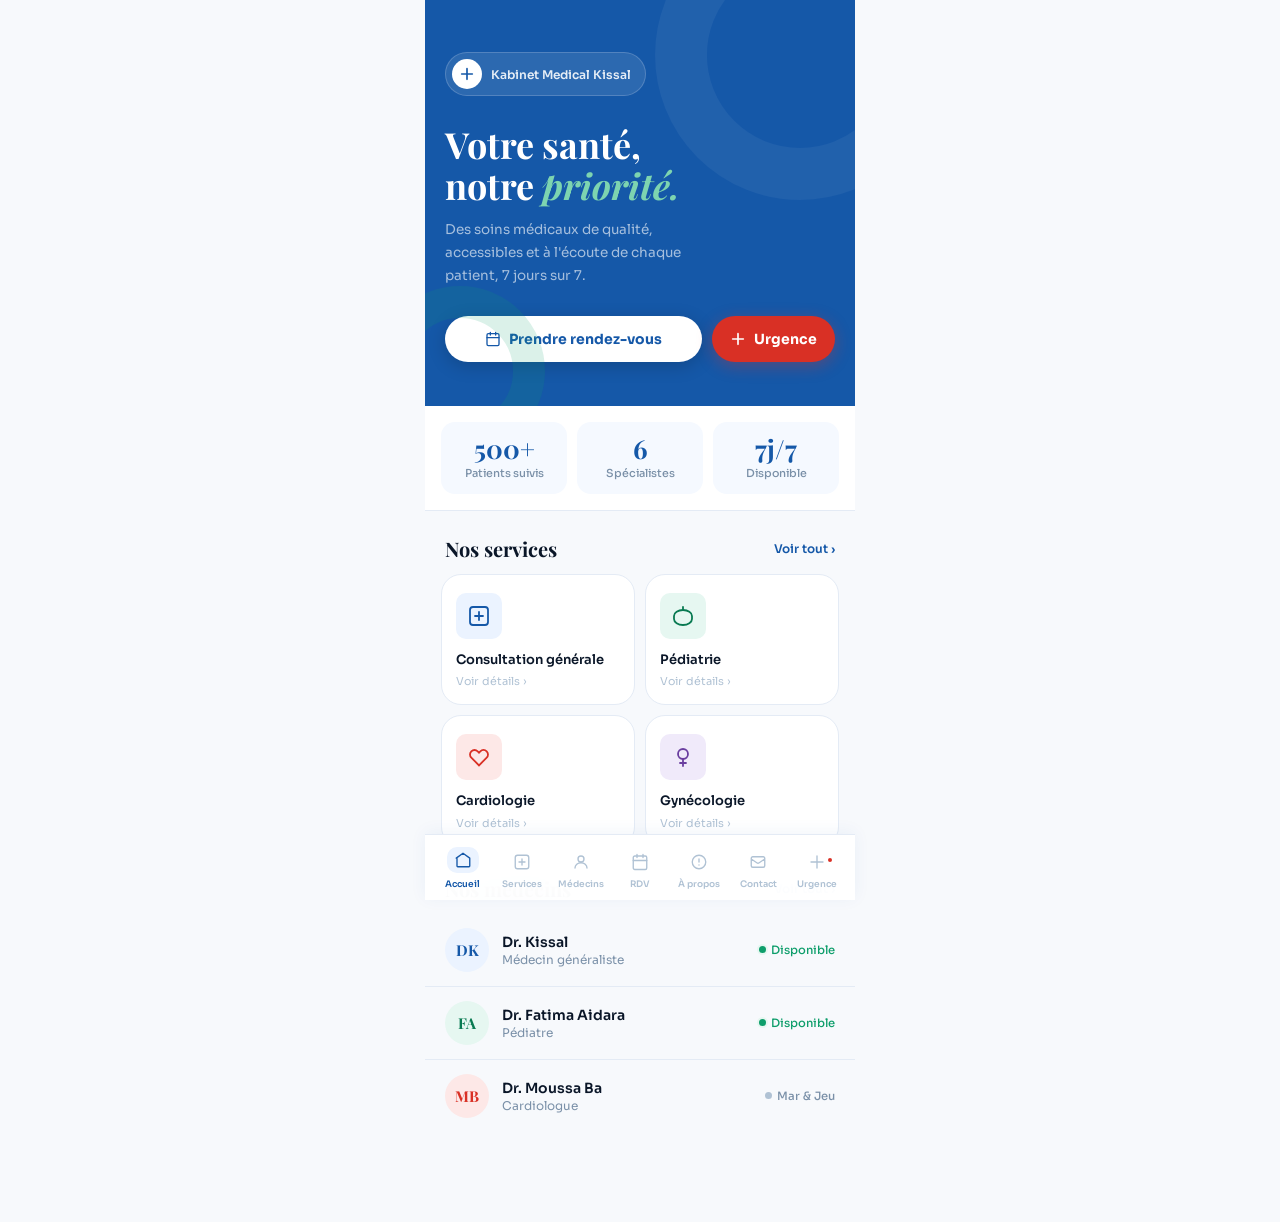
<file: index.html>
<!DOCTYPE html>
<html lang="fr">
<head>
  <meta charset="UTF-8" />
  <meta name="viewport" content="width=device-width, initial-scale=1.0, viewport-fit=cover" />
  <meta name="theme-color" content="#1558A8" />
  <meta name="description" content="Kabinet Medical Kissal — Clinique médicale moderne, soins de qualité 7j/7." />
  <title>Kabinet Medical Kissal</title>
  <link rel="stylesheet" href="css/global.css" />
  <link rel="stylesheet" href="css/nav.css" />
  <link rel="stylesheet" href="css/accueil.css" />
</head>
<body>

<main>

  <!-- HERO -->
  <header class="hero">
    <div class="hero-badge au">
      <div class="hero-badge-ico">
        <svg viewBox="0 0 24 24"><path d="M12 4v16M4 12h16"/></svg>
      </div>
      <span>Kabinet Medical Kissal</span>
    </div>

    <h1 class="au d1">Votre santé,<br>notre <em>priorité.</em></h1>

    <p class="hero-sub au d2">
      Des soins médicaux de qualité, accessibles et à l'écoute de chaque patient, 7 jours sur 7.
    </p>

    <div class="hero-actions au d3">
      <a href="rdv.html" class="hero-rdv">
        <svg viewBox="0 0 24 24">
          <rect x="3" y="4" width="18" height="18" rx="2"/>
          <path d="M16 2v4M8 2v4M3 10h18"/>
        </svg>
        Prendre rendez-vous
      </a>
      <a href="urgences.html" class="hero-urg">
        <svg viewBox="0 0 24 24"><path d="M12 4v16M4 12h16"/></svg>
        Urgence
      </a>
    </div>
  </header>

  <!-- STATS -->
  <div class="stats">
    <div class="stat au d2">
      <div class="stat-n">500+</div>
      <div class="stat-l">Patients suivis</div>
    </div>
    <div class="stat au d3">
      <div class="stat-n">6</div>
      <div class="stat-l">Spécialistes</div>
    </div>
    <div class="stat au d4">
      <div class="stat-n">7j/7</div>
      <div class="stat-l">Disponible</div>
    </div>
  </div>

  <!-- SERVICES -->
  <div class="sec-head">
    <h2>Nos services</h2>
    <a href="services.html" class="voir-tout">Voir tout ›</a>
  </div>

  <div class="svc-grid">

    <a href="services.html#consultation" class="svc-card au d2">
      <div class="svc-card-inner">
        <div class="svc-ico" style="background:#EBF3FF;">
          <svg viewBox="0 0 24 24" style="stroke:#1558A8;">
            <rect x="3" y="3" width="18" height="18" rx="3"/>
            <path d="M12 8v8M8 12h8"/>
          </svg>
        </div>
        <h3>Consultation générale</h3>
        <p class="svc-plus">Voir détails ›</p>
      </div>
    </a>

    <a href="services.html#pediatrie" class="svc-card au d3">
      <div class="svc-card-inner">
        <div class="svc-ico" style="background:#E6F7F1;">
          <svg viewBox="0 0 24 24" style="stroke:#097A52;">
            <path d="M12 21c-4.97 0-9-2.686-9-6v-3c0-3.314 4.03-6 9-6s9 2.686 9 6v3c0 3.314-4.03 6-9 6z"/>
            <path d="M12 6V3"/>
          </svg>
        </div>
        <h3>Pédiatrie</h3>
        <p class="svc-plus">Voir détails ›</p>
      </div>
    </a>

    <a href="services.html#cardiologie" class="svc-card au d4">
      <div class="svc-card-inner">
        <div class="svc-ico" style="background:#FDE8E7;">
          <svg viewBox="0 0 24 24" style="stroke:#D93025;">
            <path d="M4.318 6.318a4.5 4.5 0 016.364 0L12 7.636l1.318-1.318a4.5 4.5 0 116.364 6.364L12 20.364l-7.682-7.682a4.5 4.5 0 010-6.364z"/>
          </svg>
        </div>
        <h3>Cardiologie</h3>
        <p class="svc-plus">Voir détails ›</p>
      </div>
    </a>

    <a href="services.html#gynecologie" class="svc-card au d5">
      <div class="svc-card-inner">
        <div class="svc-ico" style="background:#F0EAFA;">
          <svg viewBox="0 0 24 24" style="stroke:#6B3FA0;">
            <circle cx="12" cy="9" r="5"/>
            <path d="M12 14v7M9 18h6"/>
          </svg>
        </div>
        <h3>Gynécologie</h3>
        <p class="svc-plus">Voir détails ›</p>
      </div>
    </a>

  </div>

  <!-- MÉDECINS -->
  <div class="sec-head">
    <h2>Nos médecins</h2>
    <a href="medecins.html" class="voir-tout">Voir tout ›</a>
  </div>

  <a href="medecins.html" class="doc-mini au d2">
    <div class="doc-mini-inner">
      <div class="ava ava-b" style="width:44px;height:44px;font-size:15px;">DK</div>
      <div class="doc-mini-info">
        <h3>Dr. Kissal</h3>
        <p>Médecin généraliste</p>
      </div>
      <span class="badge-dispo" style="margin-left:auto;">Disponible</span>
    </div>
  </a>

  <a href="medecins.html" class="doc-mini au d3">
    <div class="doc-mini-inner">
      <div class="ava ava-v" style="width:44px;height:44px;font-size:15px;">FA</div>
      <div class="doc-mini-info">
        <h3>Dr. Fatima Aidara</h3>
        <p>Pédiatre</p>
      </div>
      <span class="badge-dispo" style="margin-left:auto;">Disponible</span>
    </div>
  </a>

  <a href="medecins.html" class="doc-mini au d4">
    <div class="doc-mini-inner">
      <div class="ava ava-r" style="width:44px;height:44px;font-size:15px;">MB</div>
      <div class="doc-mini-info">
        <h3>Dr. Moussa Ba</h3>
        <p>Cardiologue</p>
      </div>
      <span class="badge-dispo off" style="margin-left:auto;">Mar &amp; Jeu</span>
    </div>
  </a>

  <div style="height:12px;"></div>

</main>

<nav class="nav" role="navigation" aria-label="Navigation principale">
  <a class="nav-item actif" href="index.html" aria-current="page">
    <div class="nav-icon"><svg viewBox="0 0 24 24"><path d="M3 9.5L12 3l9 6.5V20a1 1 0 01-1 1H5a1 1 0 01-1-1V9.5z"/></svg></div>
    <span class="nav-lbl">Accueil</span>
  </a>
  <a class="nav-item" href="services.html">
    <div class="nav-icon"><svg viewBox="0 0 24 24"><rect x="3" y="3" width="18" height="18" rx="3"/><path d="M12 8v8M8 12h8"/></svg></div>
    <span class="nav-lbl">Services</span>
  </a>
  <a class="nav-item" href="medecins.html">
    <div class="nav-icon"><svg viewBox="0 0 24 24"><circle cx="12" cy="8" r="4"/><path d="M4 20c0-4 3.582-7 8-7s8 3 8 7"/></svg></div>
    <span class="nav-lbl">Médecins</span>
  </a>
  <a class="nav-item" href="rdv.html">
    <div class="nav-icon"><svg viewBox="0 0 24 24"><rect x="3" y="4" width="18" height="18" rx="2"/><path d="M16 2v4M8 2v4M3 10h18"/></svg></div>
    <span class="nav-lbl">RDV</span>
  </a>
  <a class="nav-item" href="apropos.html">
    <div class="nav-icon"><svg viewBox="0 0 24 24"><circle cx="12" cy="12" r="9"/><path d="M12 8v4M12 16h.01"/></svg></div>
    <span class="nav-lbl">À propos</span>
  </a>
  <a class="nav-item" href="contact.html">
    <div class="nav-icon"><svg viewBox="0 0 24 24"><path d="M3 8l7.89 5.26a2 2 0 002.22 0L21 8M5 19h14a2 2 0 002-2V7a2 2 0 00-2-2H5a2 2 0 00-2 2v10a2 2 0 002 2z"/></svg></div>
    <span class="nav-lbl">Contact</span>
  </a>
  <a class="nav-item" href="urgences.html">
    <div class="nav-icon" style="position:relative;"><svg viewBox="0 0 24 24"><path d="M12 4v16M4 12h16"/></svg><span class="nav-dot"></span></div>
    <span class="nav-lbl">Urgence</span>
  </a>
</nav>

</body>
</html>
</file>
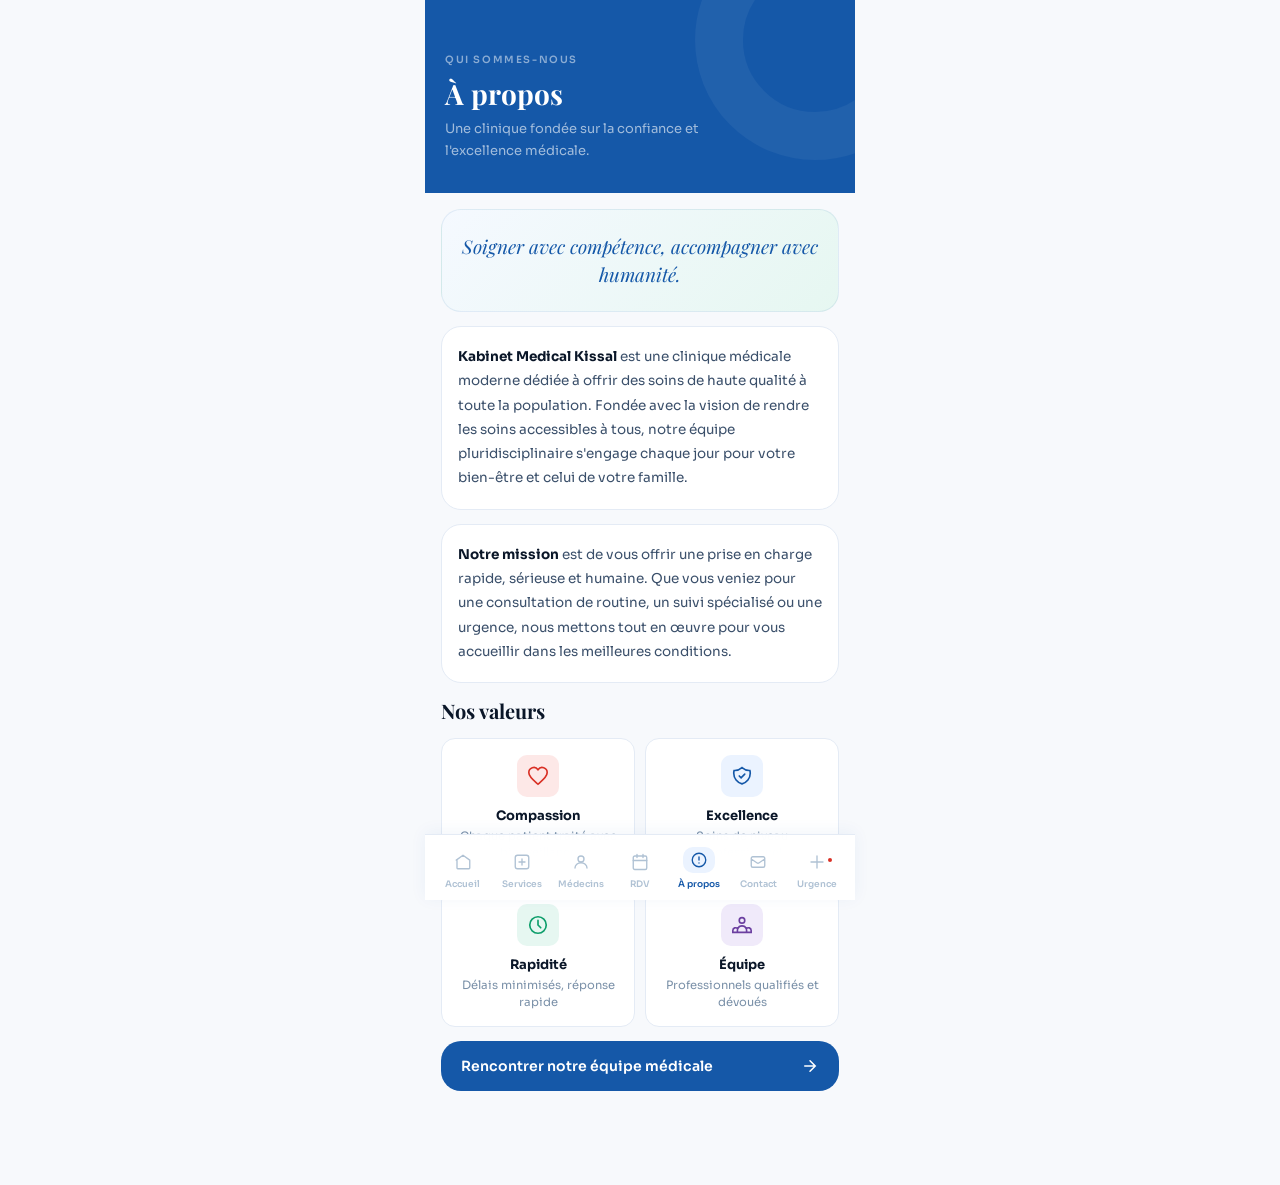
<file: apropos.html>
<!DOCTYPE html>
<html lang="fr">
<head>
  <meta charset="UTF-8" />
  <meta name="viewport" content="width=device-width, initial-scale=1.0, viewport-fit=cover" />
  <meta name="theme-color" content="#1558A8" />
  <meta name="description" content="Kabinet Medical Kissal — Qui sommes-nous, nos valeurs et notre mission." />
  <title>À propos — Kabinet Medical Kissal</title>
  <link rel="stylesheet" href="css/global.css" />
  <link rel="stylesheet" href="css/nav.css" />
  <link rel="stylesheet" href="css/pages.css" />
</head>
<body>
<main>
  <header class="pg-head">
    <p class="eyebrow">Qui sommes-nous</p>
    <h1>À propos</h1>
    <p>Une clinique fondée sur la confiance et l'excellence médicale.</p>
  </header>
  <div class="apropos-body">
    <div class="quote-box au">
      <q>Soigner avec compétence, accompagner avec humanité.</q>
    </div>
    <div class="prose-box au d1">
      <strong>Kabinet Medical Kissal</strong> est une clinique médicale moderne dédiée à offrir des soins de haute qualité à toute la population. Fondée avec la vision de rendre les soins accessibles à tous, notre équipe pluridisciplinaire s'engage chaque jour pour votre bien-être et celui de votre famille.
    </div>
    <div class="prose-box au d2">
      <strong>Notre mission</strong> est de vous offrir une prise en charge rapide, sérieuse et humaine. Que vous veniez pour une consultation de routine, un suivi spécialisé ou une urgence, nous mettons tout en œuvre pour vous accueillir dans les meilleures conditions.
    </div>
    <p class="val-titre au d2">Nos valeurs</p>
    <div class="val-grid">
      <div class="val-card au d2">
        <div class="val-ico" style="background:#FDE8E7;"><svg viewBox="0 0 24 24" style="stroke:#D93025;"><path d="M12 21l-1.45-1.32C5.4 15.36 2 12.28 2 8.5A5.5 5.5 0 0112 5.09 5.5 5.5 0 0122 8.5c0 3.78-3.4 6.86-8.55 11.18L12 21z"/></svg></div>
        <h3>Compassion</h3><p>Chaque patient traité avec bienveillance</p>
      </div>
      <div class="val-card au d3">
        <div class="val-ico" style="background:#EBF3FF;"><svg viewBox="0 0 24 24" style="stroke:#1558A8;"><path d="M9 12l2 2 4-4M20.618 5.984A11.955 11.955 0 0112 2.944a11.955 11.955 0 01-8.618 3.04A12.02 12.02 0 003 9c0 5.591 3.824 10.29 9 11.622C17.176 19.29 21 14.591 21 9c0-1.047-.14-2.062-.382-3.016z"/></svg></div>
        <h3>Excellence</h3><p>Soins de niveau professionnel</p>
      </div>
      <div class="val-card au d4">
        <div class="val-ico" style="background:#E6F7F1;"><svg viewBox="0 0 24 24" style="stroke:#0E9E6B;"><circle cx="12" cy="12" r="9"/><path d="M12 7v5l3 3"/></svg></div>
        <h3>Rapidité</h3><p>Délais minimisés, réponse rapide</p>
      </div>
      <div class="val-card au d5">
        <div class="val-ico" style="background:#F0EAFA;"><svg viewBox="0 0 24 24" style="stroke:#6B3FA0;"><path d="M17 20h5v-2a3 3 0 00-5.356-1.857M17 20H7m10 0v-2c0-.656-.126-1.283-.356-1.857M7 20H2v-2a3 3 0 015.356-1.857M7 20v-2c0-.656.126-1.283.356-1.857m0 0a5.002 5.002 0 019.288 0M15 7a3 3 0 11-6 0 3 3 0 016 0z"/></svg></div>
        <h3>Équipe</h3><p>Professionnels qualifiés et dévoués</p>
      </div>
    </div>
    <a href="medecins.html" class="apropos-cta au d6">
      <span>Rencontrer notre équipe médicale</span>
      <svg viewBox="0 0 24 24"><path d="M5 12h14M12 5l7 7-7 7"/></svg>
    </a>
  </div>
</main>
<nav class="nav" role="navigation" aria-label="Navigation principale">
  <a class="nav-item" href="index.html">
    <div class="nav-icon"><svg viewBox="0 0 24 24"><path d="M3 9.5L12 3l9 6.5V20a1 1 0 01-1 1H5a1 1 0 01-1-1V9.5z"/></svg></div>
    <span class="nav-lbl">Accueil</span>
  </a>
  <a class="nav-item" href="services.html">
    <div class="nav-icon"><svg viewBox="0 0 24 24"><rect x="3" y="3" width="18" height="18" rx="3"/><path d="M12 8v8M8 12h8"/></svg></div>
    <span class="nav-lbl">Services</span>
  </a>
  <a class="nav-item" href="medecins.html">
    <div class="nav-icon"><svg viewBox="0 0 24 24"><circle cx="12" cy="8" r="4"/><path d="M4 20c0-4 3.582-7 8-7s8 3 8 7"/></svg></div>
    <span class="nav-lbl">Médecins</span>
  </a>
  <a class="nav-item" href="rdv.html">
    <div class="nav-icon"><svg viewBox="0 0 24 24"><rect x="3" y="4" width="18" height="18" rx="2"/><path d="M16 2v4M8 2v4M3 10h18"/></svg></div>
    <span class="nav-lbl">RDV</span>
  </a>
  <a class="nav-item actif" href="apropos.html" aria-current="page">
    <div class="nav-icon"><svg viewBox="0 0 24 24"><circle cx="12" cy="12" r="9"/><path d="M12 8v4M12 16h.01"/></svg></div>
    <span class="nav-lbl">À propos</span>
  </a>
  <a class="nav-item" href="contact.html">
    <div class="nav-icon"><svg viewBox="0 0 24 24"><path d="M3 8l7.89 5.26a2 2 0 002.22 0L21 8M5 19h14a2 2 0 002-2V7a2 2 0 00-2-2H5a2 2 0 00-2 2v10a2 2 0 002 2z"/></svg></div>
    <span class="nav-lbl">Contact</span>
  </a>
  <a class="nav-item" href="urgences.html">
    <div class="nav-icon" style="position:relative;"><svg viewBox="0 0 24 24"><path d="M12 4v16M4 12h16"/></svg><span class="nav-dot"></span></div>
    <span class="nav-lbl">Urgence</span>
  </a>
</nav>
</body>
</html>
</file>
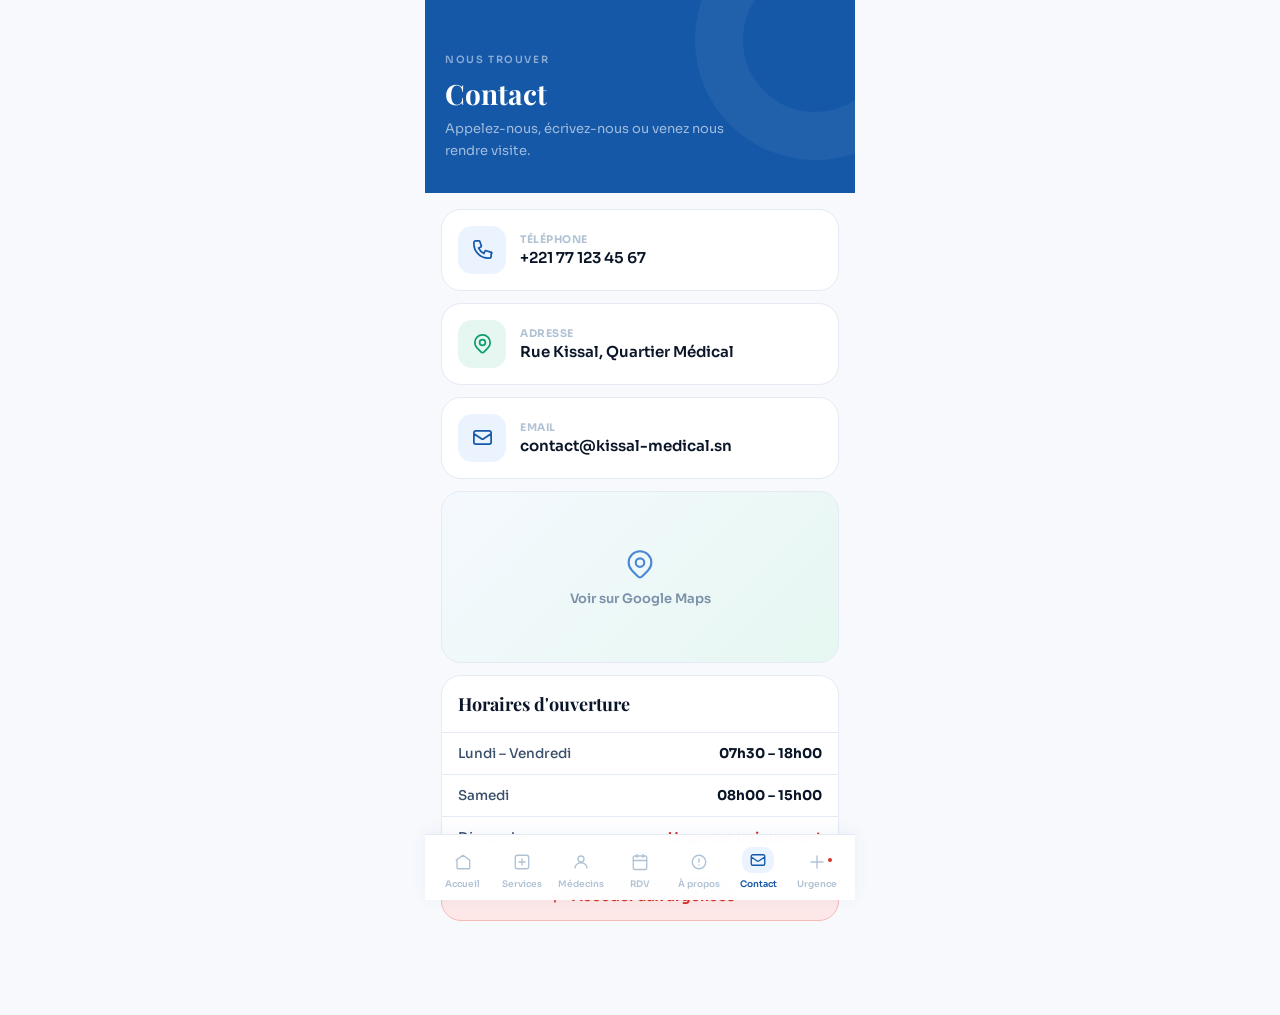
<file: contact.html>
<!DOCTYPE html>
<html lang="fr">
<head>
  <meta charset="UTF-8" />
  <meta name="viewport" content="width=device-width, initial-scale=1.0, viewport-fit=cover" />
  <meta name="theme-color" content="#1558A8" />
  <meta name="description" content="Kabinet Medical Kissal — Adresse, téléphone, email et horaires." />
  <title>Contact — Kabinet Medical Kissal</title>
  <link rel="stylesheet" href="css/global.css" />
  <link rel="stylesheet" href="css/nav.css" />
  <link rel="stylesheet" href="css/pages.css" />
</head>
<body>
<main>
  <header class="pg-head">
    <p class="eyebrow">Nous trouver</p>
    <h1>Contact</h1>
    <p>Appelez-nous, écrivez-nous ou venez nous rendre visite.</p>
  </header>
  <div class="contact-body">
    <a class="contact-row au" href="tel:+221771234567">
      <div class="contact-ico" style="background:#EBF3FF;"><svg viewBox="0 0 24 24" style="stroke:#1558A8;"><path d="M3 5a2 2 0 012-2h3.28a1 1 0 01.948.684l1.498 4.493a1 1 0 01-.502 1.21l-2.257 1.13a11.042 11.042 0 005.516 5.516l1.13-2.257a1 1 0 011.21-.502l4.493 1.498A1 1 0 0121 16.72V19a2 2 0 01-2 2h-1C9.716 21 3 14.284 3 6V5z"/></svg></div>
      <div><h4>Téléphone</h4><p>+221 77 123 45 67</p></div>
    </a>
    <div class="contact-row au d1">
      <div class="contact-ico" style="background:#E6F7F1;"><svg viewBox="0 0 24 24" style="stroke:#0E9E6B;"><path d="M17.657 16.657L13.414 20.9a1.998 1.998 0 01-2.827 0l-4.244-4.243a8 8 0 1111.314 0z"/><circle cx="12" cy="11" r="3"/></svg></div>
      <div><h4>Adresse</h4><p>Rue Kissal, Quartier Médical</p></div>
    </div>
    <a class="contact-row au d2" href="mailto:contact@kissal-medical.sn">
      <div class="contact-ico" style="background:#EBF3FF;"><svg viewBox="0 0 24 24" style="stroke:#1558A8;"><path d="M3 8l7.89 5.26a2 2 0 002.22 0L21 8M5 19h14a2 2 0 002-2V7a2 2 0 00-2-2H5a2 2 0 00-2 2v10a2 2 0 002 2z"/></svg></div>
      <div><h4>Email</h4><p>contact@kissal-medical.sn</p></div>
    </a>
    <a class="map-box au d3" href="#" aria-label="Voir sur Google Maps">
      <svg viewBox="0 0 24 24"><path d="M17.657 16.657L13.414 20.9a1.998 1.998 0 01-2.827 0l-4.244-4.243a8 8 0 1111.314 0z"/><circle cx="12" cy="11" r="3"/></svg>
      <span>Voir sur Google Maps</span>
    </a>
    <div class="horaires-box au d4">
      <h2 class="horaires-head">Horaires d'ouverture</h2>
      <div class="h-row"><span class="hj">Lundi – Vendredi</span><span class="hh">07h30 – 18h00</span></div>
      <div class="h-row"><span class="hj">Samedi</span><span class="hh">08h00 – 15h00</span></div>
      <div class="h-row"><span class="hj">Dimanche</span><span class="hf">Urgences uniquement</span></div>
    </div>
    <a href="urgences.html" class="btn-urg-contact au d5">
      <svg viewBox="0 0 24 24"><path d="M12 4v16M4 12h16"/></svg>
      Accéder aux urgences
    </a>
  </div>
</main>
<nav class="nav" role="navigation" aria-label="Navigation principale">
  <a class="nav-item" href="index.html">
    <div class="nav-icon"><svg viewBox="0 0 24 24"><path d="M3 9.5L12 3l9 6.5V20a1 1 0 01-1 1H5a1 1 0 01-1-1V9.5z"/></svg></div>
    <span class="nav-lbl">Accueil</span>
  </a>
  <a class="nav-item" href="services.html">
    <div class="nav-icon"><svg viewBox="0 0 24 24"><rect x="3" y="3" width="18" height="18" rx="3"/><path d="M12 8v8M8 12h8"/></svg></div>
    <span class="nav-lbl">Services</span>
  </a>
  <a class="nav-item" href="medecins.html">
    <div class="nav-icon"><svg viewBox="0 0 24 24"><circle cx="12" cy="8" r="4"/><path d="M4 20c0-4 3.582-7 8-7s8 3 8 7"/></svg></div>
    <span class="nav-lbl">Médecins</span>
  </a>
  <a class="nav-item" href="rdv.html">
    <div class="nav-icon"><svg viewBox="0 0 24 24"><rect x="3" y="4" width="18" height="18" rx="2"/><path d="M16 2v4M8 2v4M3 10h18"/></svg></div>
    <span class="nav-lbl">RDV</span>
  </a>
  <a class="nav-item" href="apropos.html">
    <div class="nav-icon"><svg viewBox="0 0 24 24"><circle cx="12" cy="12" r="9"/><path d="M12 8v4M12 16h.01"/></svg></div>
    <span class="nav-lbl">À propos</span>
  </a>
  <a class="nav-item actif" href="contact.html" aria-current="page">
    <div class="nav-icon"><svg viewBox="0 0 24 24"><path d="M3 8l7.89 5.26a2 2 0 002.22 0L21 8M5 19h14a2 2 0 002-2V7a2 2 0 00-2-2H5a2 2 0 00-2 2v10a2 2 0 002 2z"/></svg></div>
    <span class="nav-lbl">Contact</span>
  </a>
  <a class="nav-item" href="urgences.html">
    <div class="nav-icon" style="position:relative;"><svg viewBox="0 0 24 24"><path d="M12 4v16M4 12h16"/></svg><span class="nav-dot"></span></div>
    <span class="nav-lbl">Urgence</span>
  </a>
</nav>
</body>
</html>
</file>
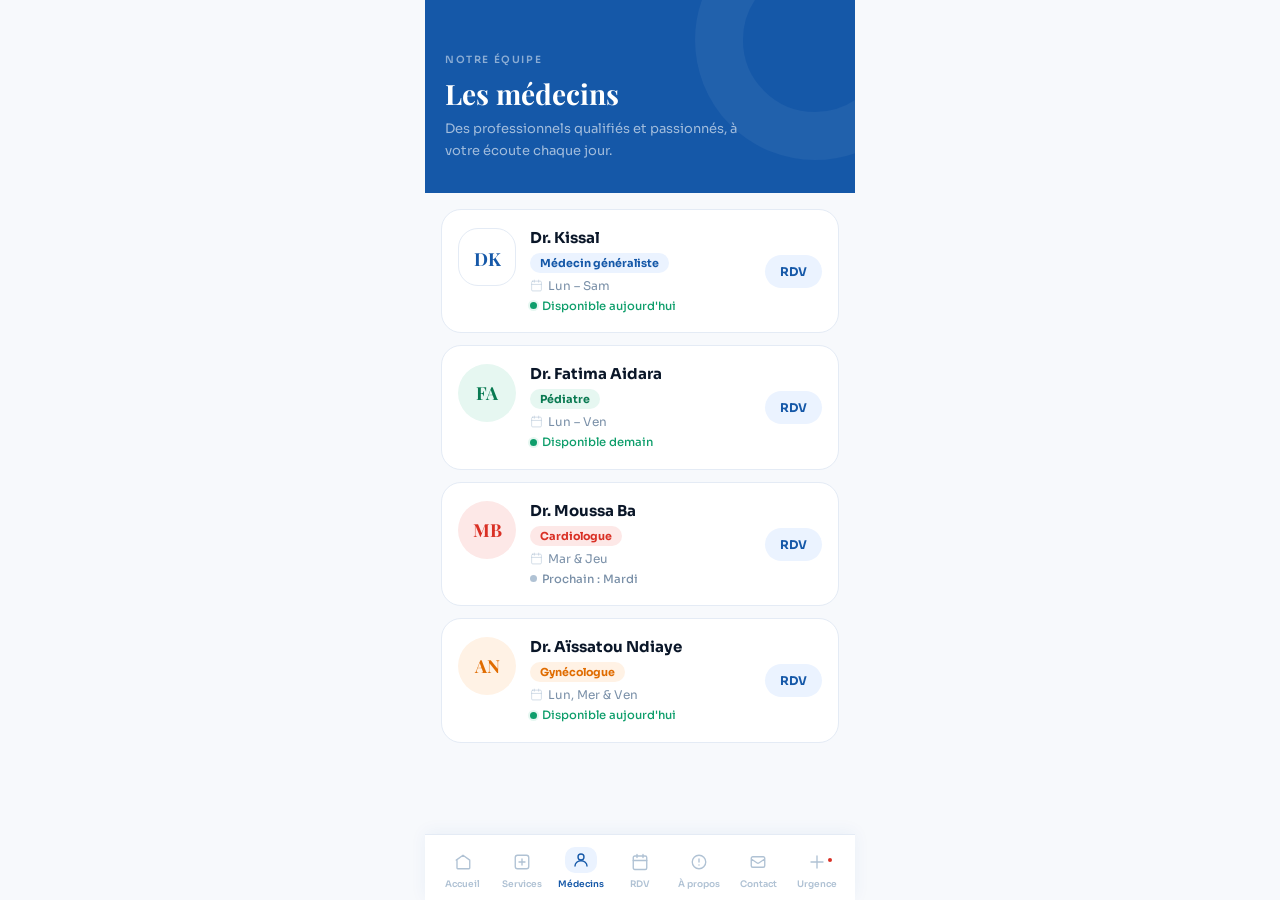
<file: medecins.html>
<!DOCTYPE html>
<html lang="fr">
<head>
  <meta charset="UTF-8" />
  <meta name="viewport" content="width=device-width, initial-scale=1.0, viewport-fit=cover" />
  <meta name="theme-color" content="#1558A8" />
  <meta name="description" content="Kabinet Medical Kissal — Notre équipe médicale." />
  <title>Médecins — Kabinet Medical Kissal</title>
  <link rel="stylesheet" href="css/global.css" />
  <link rel="stylesheet" href="css/nav.css" />
  <link rel="stylesheet" href="css/pages.css" />
</head>
<body>

<main>

  <header class="pg-head">
    <p class="eyebrow">Notre équipe</p>
    <h1>Les médecins</h1>
    <p>Des professionnels qualifiés et passionnés, à votre écoute chaque jour.</p>
  </header>

  <div class="doc-liste">

    <article class="doc-card au">
      <div class="ava ava-b doc-card .ava" style="width:58px;height:58px;font-size:18px;">DK</div>
      <div class="doc-info">
        <h3>Dr. Kissal</h3>
        <span class="spec chip chip-bleu">Médecin généraliste</span>
        <p class="jours">
          <svg viewBox="0 0 24 24"><rect x="3" y="4" width="18" height="18" rx="2"/><path d="M16 2v4M8 2v4M3 10h18"/></svg>
          Lun – Sam
        </p>
        <span class="badge-dispo">Disponible aujourd'hui</span>
      </div>
      <a href="rdv.html?med=0" class="doc-rdv-btn">RDV</a>
    </article>

    <article class="doc-card au d1">
      <div class="ava ava-v" style="width:58px;height:58px;font-size:18px;">FA</div>
      <div class="doc-info">
        <h3>Dr. Fatima Aidara</h3>
        <span class="spec chip chip-vert">Pédiatre</span>
        <p class="jours">
          <svg viewBox="0 0 24 24"><rect x="3" y="4" width="18" height="18" rx="2"/><path d="M16 2v4M8 2v4M3 10h18"/></svg>
          Lun – Ven
        </p>
        <span class="badge-dispo">Disponible demain</span>
      </div>
      <a href="rdv.html?med=1" class="doc-rdv-btn">RDV</a>
    </article>

    <article class="doc-card au d2">
      <div class="ava ava-r" style="width:58px;height:58px;font-size:18px;">MB</div>
      <div class="doc-info">
        <h3>Dr. Moussa Ba</h3>
        <span class="spec chip chip-rouge">Cardiologue</span>
        <p class="jours">
          <svg viewBox="0 0 24 24"><rect x="3" y="4" width="18" height="18" rx="2"/><path d="M16 2v4M8 2v4M3 10h18"/></svg>
          Mar &amp; Jeu
        </p>
        <span class="badge-dispo off">Prochain : Mardi</span>
      </div>
      <a href="rdv.html?med=2" class="doc-rdv-btn">RDV</a>
    </article>

    <article class="doc-card au d3">
      <div class="ava ava-o" style="width:58px;height:58px;font-size:18px;">AN</div>
      <div class="doc-info">
        <h3>Dr. Aïssatou Ndiaye</h3>
        <span class="spec chip chip-orange">Gynécologue</span>
        <p class="jours">
          <svg viewBox="0 0 24 24"><rect x="3" y="4" width="18" height="18" rx="2"/><path d="M16 2v4M8 2v4M3 10h18"/></svg>
          Lun, Mer &amp; Ven
        </p>
        <span class="badge-dispo">Disponible aujourd'hui</span>
      </div>
      <a href="rdv.html?med=3" class="doc-rdv-btn">RDV</a>
    </article>

  </div>

</main>

<nav class="nav" role="navigation" aria-label="Navigation principale">
  <a class="nav-item" href="index.html">
    <div class="nav-icon"><svg viewBox="0 0 24 24"><path d="M3 9.5L12 3l9 6.5V20a1 1 0 01-1 1H5a1 1 0 01-1-1V9.5z"/></svg></div>
    <span class="nav-lbl">Accueil</span>
  </a>
  <a class="nav-item" href="services.html">
    <div class="nav-icon"><svg viewBox="0 0 24 24"><rect x="3" y="3" width="18" height="18" rx="3"/><path d="M12 8v8M8 12h8"/></svg></div>
    <span class="nav-lbl">Services</span>
  </a>
  <a class="nav-item actif" href="medecins.html" aria-current="page">
    <div class="nav-icon"><svg viewBox="0 0 24 24"><circle cx="12" cy="8" r="4"/><path d="M4 20c0-4 3.582-7 8-7s8 3 8 7"/></svg></div>
    <span class="nav-lbl">Médecins</span>
  </a>
  <a class="nav-item" href="rdv.html">
    <div class="nav-icon"><svg viewBox="0 0 24 24"><rect x="3" y="4" width="18" height="18" rx="2"/><path d="M16 2v4M8 2v4M3 10h18"/></svg></div>
    <span class="nav-lbl">RDV</span>
  </a>
  <a class="nav-item" href="apropos.html">
    <div class="nav-icon"><svg viewBox="0 0 24 24"><circle cx="12" cy="12" r="9"/><path d="M12 8v4M12 16h.01"/></svg></div>
    <span class="nav-lbl">À propos</span>
  </a>
  <a class="nav-item" href="contact.html">
    <div class="nav-icon"><svg viewBox="0 0 24 24"><path d="M3 8l7.89 5.26a2 2 0 002.22 0L21 8M5 19h14a2 2 0 002-2V7a2 2 0 00-2-2H5a2 2 0 00-2 2v10a2 2 0 002 2z"/></svg></div>
    <span class="nav-lbl">Contact</span>
  </a>
  <a class="nav-item" href="urgences.html">
    <div class="nav-icon" style="position:relative;"><svg viewBox="0 0 24 24"><path d="M12 4v16M4 12h16"/></svg><span class="nav-dot"></span></div>
    <span class="nav-lbl">Urgence</span>
  </a>
</nav>

</body>
</html>
</file>
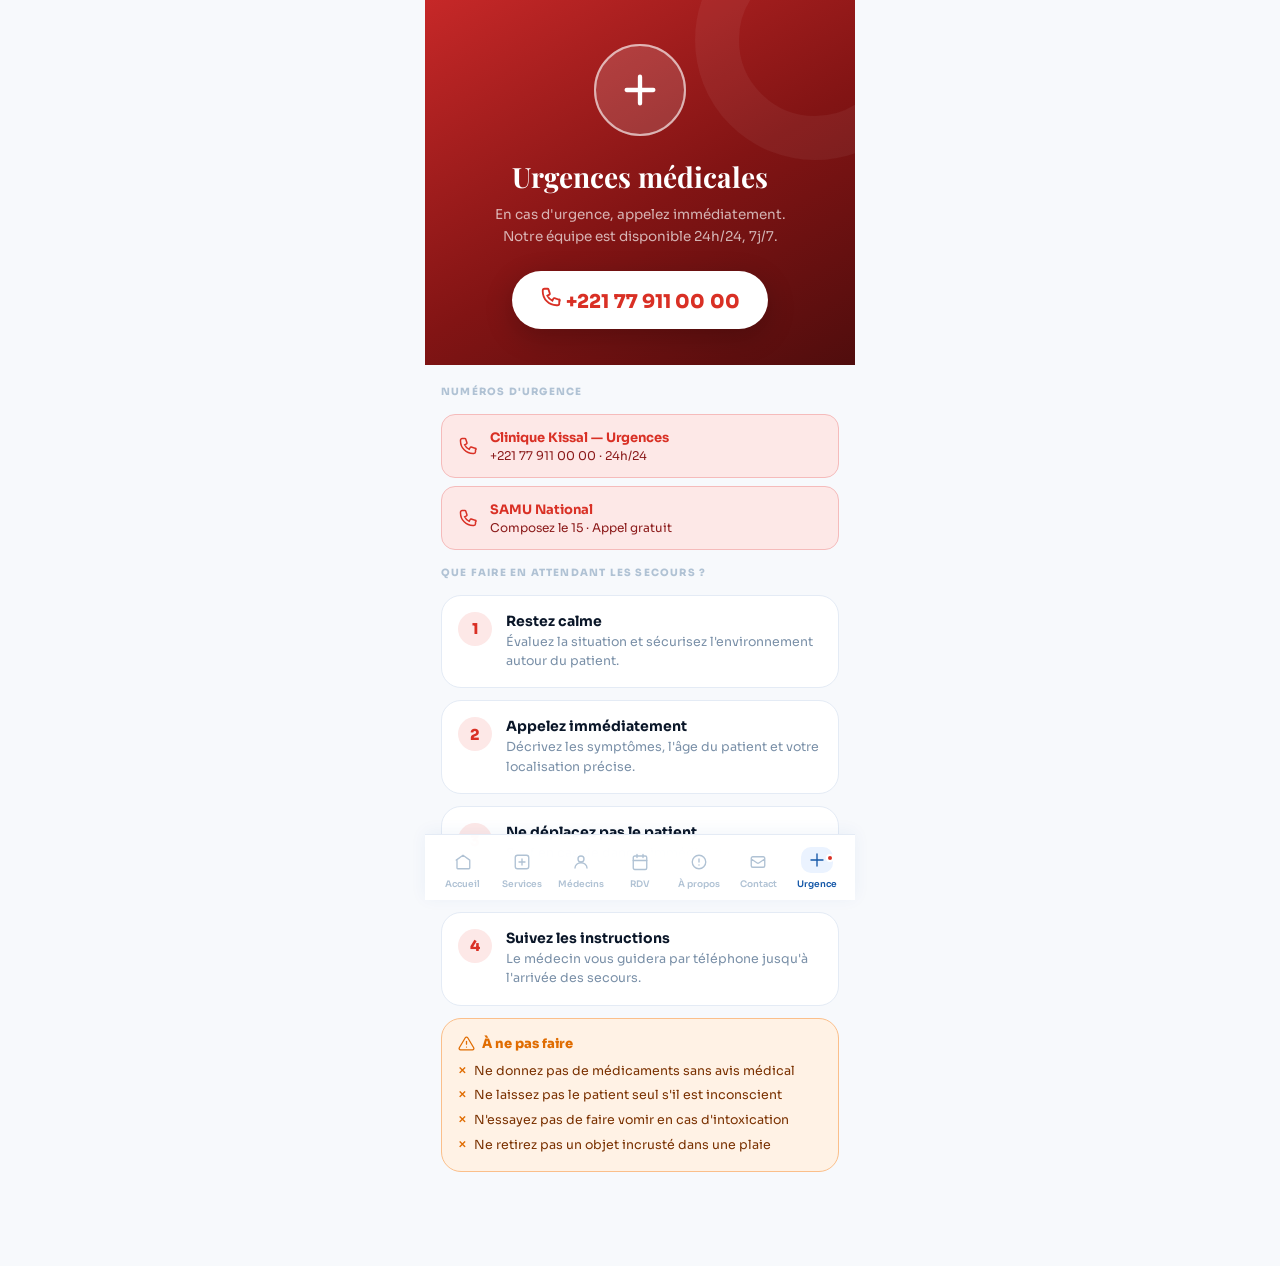
<file: urgences.html>
<!DOCTYPE html>
<html lang="fr">
<head>
  <meta charset="UTF-8" />
  <meta name="viewport" content="width=device-width, initial-scale=1.0, viewport-fit=cover" />
  <meta name="theme-color" content="#C62828" />
  <meta name="description" content="Kabinet Medical Kissal — Urgences médicales 24h/24." />
  <title>Urgences — Kabinet Medical Kissal</title>
  <link rel="stylesheet" href="css/global.css" />
  <link rel="stylesheet" href="css/nav.css" />
  <link rel="stylesheet" href="css/urgences.css" />
</head>
<body>
<main>
  <header class="urg-hero">
    <div class="pulse-wrap" aria-hidden="true">
      <div class="pulse-r1"></div><div class="pulse-r2"></div>
      <div class="pulse-core"><svg viewBox="0 0 24 24"><path d="M12 4v16M4 12h16"/></svg></div>
    </div>
    <h1>Urgences médicales</h1>
    <p>En cas d'urgence, appelez immédiatement.<br>Notre équipe est disponible 24h/24, 7j/7.</p>
    <a class="btn-tel" href="tel:+221779110000">
      <svg viewBox="0 0 24 24"><path d="M3 5a2 2 0 012-2h3.28a1 1 0 01.948.684l1.498 4.493a1 1 0 01-.502 1.21l-2.257 1.13a11.042 11.042 0 005.516 5.516l1.13-2.257a1 1 0 011.21-.502l4.493 1.498A1 1 0 0121 16.72V19a2 2 0 01-2 2h-1C9.716 21 3 14.284 3 6V5z"/></svg>
      +221 77 911 00 00
    </a>
  </header>
  <div class="urg-body">
    <p class="urg-lbl">Numéros d'urgence</p>
    <div class="urg-contacts">
      <a class="urg-contact" href="tel:+221779110000">
        <svg viewBox="0 0 24 24"><path d="M3 5a2 2 0 012-2h3.28a1 1 0 01.948.684l1.498 4.493a1 1 0 01-.502 1.21l-2.257 1.13a11.042 11.042 0 005.516 5.516l1.13-2.257a1 1 0 011.21-.502l4.493 1.498A1 1 0 0121 16.72V19a2 2 0 01-2 2h-1C9.716 21 3 14.284 3 6V5z"/></svg>
        <div><h4>Clinique Kissal — Urgences</h4><p>+221 77 911 00 00 · 24h/24</p></div>
      </a>
      <a class="urg-contact" href="tel:15">
        <svg viewBox="0 0 24 24"><path d="M3 5a2 2 0 012-2h3.28a1 1 0 01.948.684l1.498 4.493a1 1 0 01-.502 1.21l-2.257 1.13a11.042 11.042 0 005.516 5.516l1.13-2.257a1 1 0 011.21-.502l4.493 1.498A1 1 0 0121 16.72V19a2 2 0 01-2 2h-1C9.716 21 3 14.284 3 6V5z"/></svg>
        <div><h4>SAMU National</h4><p>Composez le 15 · Appel gratuit</p></div>
      </a>
    </div>
    <p class="urg-lbl">Que faire en attendant les secours ?</p>
    <div class="step au"><div class="step-n">1</div><div><h3>Restez calme</h3><p>Évaluez la situation et sécurisez l'environnement autour du patient.</p></div></div>
    <div class="step au d1"><div class="step-n">2</div><div><h3>Appelez immédiatement</h3><p>Décrivez les symptômes, l'âge du patient et votre localisation précise.</p></div></div>
    <div class="step au d2"><div class="step-n">3</div><div><h3>Ne déplacez pas le patient</h3><p>Sauf en cas de danger immédiat dans l'environnement.</p></div></div>
    <div class="step au d3"><div class="step-n">4</div><div><h3>Suivez les instructions</h3><p>Le médecin vous guidera par téléphone jusqu'à l'arrivée des secours.</p></div></div>
    <div class="urg-alerte au d4">
      <p class="urg-alerte-head">
        <svg viewBox="0 0 24 24"><path d="M10.29 3.86L1.82 18a2 2 0 001.71 3h16.94a2 2 0 001.71-3L13.71 3.86a2 2 0 00-3.42 0z"/><line x1="12" y1="9" x2="12" y2="13"/><line x1="12" y1="17" x2="12.01" y2="17"/></svg>
        À ne pas faire
      </p>
      <ul>
        <li>Ne donnez pas de médicaments sans avis médical</li>
        <li>Ne laissez pas le patient seul s'il est inconscient</li>
        <li>N'essayez pas de faire vomir en cas d'intoxication</li>
        <li>Ne retirez pas un objet incrusté dans une plaie</li>
      </ul>
    </div>
  </div>
</main>
<nav class="nav" role="navigation" aria-label="Navigation principale">
  <a class="nav-item" href="index.html">
    <div class="nav-icon"><svg viewBox="0 0 24 24"><path d="M3 9.5L12 3l9 6.5V20a1 1 0 01-1 1H5a1 1 0 01-1-1V9.5z"/></svg></div>
    <span class="nav-lbl">Accueil</span>
  </a>
  <a class="nav-item" href="services.html">
    <div class="nav-icon"><svg viewBox="0 0 24 24"><rect x="3" y="3" width="18" height="18" rx="3"/><path d="M12 8v8M8 12h8"/></svg></div>
    <span class="nav-lbl">Services</span>
  </a>
  <a class="nav-item" href="medecins.html">
    <div class="nav-icon"><svg viewBox="0 0 24 24"><circle cx="12" cy="8" r="4"/><path d="M4 20c0-4 3.582-7 8-7s8 3 8 7"/></svg></div>
    <span class="nav-lbl">Médecins</span>
  </a>
  <a class="nav-item" href="rdv.html">
    <div class="nav-icon"><svg viewBox="0 0 24 24"><rect x="3" y="4" width="18" height="18" rx="2"/><path d="M16 2v4M8 2v4M3 10h18"/></svg></div>
    <span class="nav-lbl">RDV</span>
  </a>
  <a class="nav-item" href="apropos.html">
    <div class="nav-icon"><svg viewBox="0 0 24 24"><circle cx="12" cy="12" r="9"/><path d="M12 8v4M12 16h.01"/></svg></div>
    <span class="nav-lbl">À propos</span>
  </a>
  <a class="nav-item" href="contact.html">
    <div class="nav-icon"><svg viewBox="0 0 24 24"><path d="M3 8l7.89 5.26a2 2 0 002.22 0L21 8M5 19h14a2 2 0 002-2V7a2 2 0 00-2-2H5a2 2 0 00-2 2v10a2 2 0 002 2z"/></svg></div>
    <span class="nav-lbl">Contact</span>
  </a>
  <a class="nav-item actif" href="urgences.html" aria-current="page">
    <div class="nav-icon" style="position:relative;"><svg viewBox="0 0 24 24"><path d="M12 4v16M4 12h16"/></svg><span class="nav-dot"></span></div>
    <span class="nav-lbl">Urgence</span>
  </a>
</nav>
</body>
</html>
</file>
<file: css/global.css>
@import url('https://fonts.googleapis.com/css2?family=Sora:wght@300;400;500;600;700&family=Playfair+Display:ital,wght@0,700;1,600&display=swap');

/* =============================================
   KABINET MEDICAL KISSAL
   global.css — Variables · Reset · Base
   ============================================= */

:root {
  --bleu:        #1558A8;
  --bleu-hover:  #0F4690;
  --bleu-light:  #EBF3FF;
  --bleu-xlight: #F5F9FF;
  --bleu-mid:    #4A87D4;

  --blanc:       #FFFFFF;
  --fond:        #F7F9FC;
  --surface:     #FFFFFF;

  --txt-1:       #0A1628;
  --txt-2:       #3A4F6A;
  --txt-3:       #7A90A8;
  --txt-4:       #B0C2D4;

  --border:      #E4EBF5;
  --border-med:  #C8D8EC;

  --vert:        #0E9E6B;
  --vert-light:  #E6F7F1;
  --vert-dark:   #097A52;

  --rouge:       #D93025;
  --rouge-light: #FDE8E7;

  --orange:      #E06C00;
  --orange-light:#FFF2E5;

  --violet:      #6B3FA0;
  --violet-light:#F0EAFA;

  --r-xs:   6px;
  --r-sm:   10px;
  --r-md:   14px;
  --r-lg:   20px;
  --r-xl:   28px;
  --r-full: 9999px;

  --nav-h:  66px;

  --shadow-sm: 0 1px 6px rgba(21,88,168,.07);
  --shadow-md: 0 4px 18px rgba(21,88,168,.10);
  --shadow-lg: 0 8px 36px rgba(21,88,168,.14);

  --font: 'Sora', sans-serif;
  --font-display: 'Playfair Display', Georgia, serif;

  --ease: cubic-bezier(.22,1,.36,1);
}

/* --- RESET --- */
*, *::before, *::after { box-sizing: border-box; margin: 0; padding: 0; }
html { font-size: 16px; -webkit-text-size-adjust: 100%; scroll-behavior: smooth; }
body {
  font-family: var(--font);
  background: var(--fond);
  color: var(--txt-1);
  max-width: 430px;
  margin: 0 auto;
  min-height: 100dvh;
  overflow-x: hidden;
  -webkit-tap-highlight-color: transparent;
}
img  { display: block; max-width: 100%; }
a    { text-decoration: none; color: inherit; }
ul   { list-style: none; }
button { font-family: var(--font); border: none; background: none; cursor: pointer; }
input, select, textarea { font-family: var(--font); }

/* --- LAYOUT --- */
main { padding-bottom: calc(var(--nav-h) + 12px); }

/* --- PAGE HEADER COMMUN --- */
.pg-head {
  background: var(--bleu);
  padding: 44px 20px 32px;
  position: relative;
  overflow: hidden;
}
.pg-head::after {
  content: '';
  position: absolute;
  width: 240px; height: 240px;
  border-radius: 50%;
  border: 48px solid rgba(255,255,255,.05);
  top: -80px; right: -80px;
  pointer-events: none;
}
.pg-head .eyebrow {
  font-size: 10px; font-weight: 600;
  letter-spacing: 1.6px; text-transform: uppercase;
  color: rgba(255,255,255,.5);
  margin-bottom: 8px;
}
.pg-head h1 {
  font-family: var(--font-display);
  font-size: 28px; font-weight: 700;
  color: #fff; line-height: 1.2;
}
.pg-head p {
  margin-top: 8px;
  font-size: 13px; line-height: 1.65;
  color: rgba(255,255,255,.6);
  max-width: 300px;
}

/* --- SECTION HEADER --- */
.sec-head {
  display: flex; align-items: center; justify-content: space-between;
  padding: 24px 20px 12px;
}
.sec-head h2 {
  font-family: var(--font-display);
  font-size: 20px; font-weight: 700;
  color: var(--txt-1);
}
.sec-head .voir-tout {
  font-size: 12px; font-weight: 600;
  color: var(--bleu);
}

/* --- BOUTON PRINCIPAL --- */
.btn-bleu {
  display: flex; align-items: center; justify-content: center; gap: 8px;
  width: 100%;
  background: var(--bleu); color: #fff;
  border-radius: var(--r-full);
  padding: 15px 20px;
  font-size: 14px; font-weight: 600;
  box-shadow: 0 4px 16px rgba(21,88,168,.3);
  transition: transform .13s, background .13s;
}
.btn-bleu:active { transform: scale(.97); background: var(--bleu-hover); }
.btn-bleu svg { width: 17px; height: 17px; stroke: #fff; fill: none; stroke-linecap: round; stroke-width: 2; flex-shrink: 0; }

/* --- BADGE DISPONIBILITÉ --- */
.badge-dispo {
  display: inline-flex; align-items: center; gap: 5px;
  font-size: 11.5px; font-weight: 500; color: var(--vert);
}
.badge-dispo::before {
  content: '';
  width: 7px; height: 7px; border-radius: 50%;
  background: var(--vert); flex-shrink: 0;
  box-shadow: 0 0 0 2px var(--vert-light);
}
.badge-dispo.off { color: var(--txt-3); }
.badge-dispo.off::before { background: var(--txt-4); box-shadow: none; }

/* --- CHIPS --- */
.chip {
  display: inline-block; padding: 3px 10px;
  border-radius: var(--r-full);
  font-size: 11px; font-weight: 600;
}
.chip-bleu   { background: var(--bleu-light);   color: var(--bleu); }
.chip-vert   { background: var(--vert-light);   color: var(--vert-dark); }
.chip-rouge  { background: var(--rouge-light);  color: var(--rouge); }
.chip-orange { background: var(--orange-light); color: var(--orange); }
.chip-violet { background: var(--violet-light); color: var(--violet); }

/* --- DIVIDER --- */
.divider { height: 1px; background: var(--border); }

/* --- AVATARS --- */
.ava {
  border-radius: 50%;
  display: flex; align-items: center; justify-content: center;
  font-family: var(--font-display); font-weight: 700; flex-shrink: 0;
}
.ava-b { background: var(--bleu-light);   color: var(--bleu); }
.ava-v { background: var(--vert-light);   color: var(--vert-dark); }
.ava-r { background: var(--rouge-light);  color: var(--rouge); }
.ava-o { background: var(--orange-light); color: var(--orange); }

/* --- ANIMATIONS --- */
@keyframes fadeUp {
  from { opacity: 0; transform: translateY(14px); }
  to   { opacity: 1; transform: translateY(0); }
}
@keyframes fadeIn { from { opacity: 0; } to { opacity: 1; } }
@keyframes pulse  {
  0%, 100% { transform: scale(1); opacity: .7; }
  50%       { transform: scale(1.6); opacity: 0; }
}
@keyframes beat {
  0%,100% { transform: scale(1); }
  20%      { transform: scale(1.08); }
  40%      { transform: scale(1); }
  55%      { transform: scale(1.04); }
}

.au  { animation: fadeUp .5s var(--ease) both; }
.d1  { animation-delay: .07s; }
.d2  { animation-delay: .14s; }
.d3  { animation-delay: .21s; }
.d4  { animation-delay: .28s; }
.d5  { animation-delay: .35s; }
.d6  { animation-delay: .42s; }
</file>
<file: css/nav.css>
/* =============================================
   KABINET MEDICAL KISSAL
   nav.css — Barre navigation mobile bas
   ============================================= */

.nav {
  position: fixed;
  bottom: 0; left: 50%; transform: translateX(-50%);
  width: 100%; max-width: 430px;
  height: var(--nav-h);
  background: rgba(255,255,255,.97);
  backdrop-filter: blur(20px);
  -webkit-backdrop-filter: blur(20px);
  border-top: 1px solid var(--border);
  display: flex; align-items: center;
  padding: 0 8px env(safe-area-inset-bottom, 0);
  z-index: 900;
  box-shadow: 0 -2px 16px rgba(21,88,168,.06);
}

.nav-item {
  flex: 1;
  display: flex; flex-direction: column; align-items: center; gap: 3px;
  padding: 7px 2px 4px;
  border-radius: var(--r-md);
  text-decoration: none;
  transition: background .15s;
  position: relative;
  min-width: 0;
}
.nav-item:active { background: var(--bleu-xlight); }

.nav-icon {
  width: 32px; height: 26px;
  display: flex; align-items: center; justify-content: center;
  border-radius: var(--r-sm);
  transition: background .2s, transform .2s;
}
.nav-item.actif .nav-icon {
  background: var(--bleu-light);
  transform: translateY(-2px);
}

.nav-item svg {
  width: 18px; height: 18px;
  stroke: var(--txt-4);
  fill: none; stroke-linecap: round; stroke-linejoin: round; stroke-width: 1.8;
  transition: stroke .2s;
}
.nav-item.actif svg { stroke: var(--bleu); }

.nav-lbl {
  font-size: 9px; font-weight: 600;
  color: var(--txt-4);
  transition: color .2s;
  white-space: nowrap;
  overflow: hidden;
  text-overflow: ellipsis;
  max-width: 100%;
}
.nav-item.actif .nav-lbl { color: var(--bleu); }

/* Point rouge urgence */
.nav-dot {
  position: absolute; top: 7px; right: calc(50% - 17px);
  width: 8px; height: 8px; border-radius: 50%;
  background: var(--rouge);
  border: 2px solid #fff;
  animation: beat 2.5s ease-in-out infinite;
}
</file>
<file: css/accueil.css>
/* =============================================
   KABINET MEDICAL KISSAL
   accueil.css — Hero · Stats · Services · Médecins
   ============================================= */

/* ---- HERO ---- */
.hero {
  background: var(--bleu);
  padding: 52px 20px 44px;
  position: relative;
  overflow: hidden;
}
.hero::before {
  content: '';
  position: absolute; top: -90px; right: -90px;
  width: 290px; height: 290px; border-radius: 50%;
  border: 52px solid rgba(255,255,255,.05);
  pointer-events: none;
}
.hero::after {
  content: '';
  position: absolute; bottom: -50px; left: -50px;
  width: 170px; height: 170px; border-radius: 50%;
  border: 32px solid rgba(14,158,107,.15);
  pointer-events: none;
}

.hero-badge {
  display: inline-flex; align-items: center; gap: 9px;
  background: rgba(255,255,255,.1);
  border: 1px solid rgba(255,255,255,.18);
  border-radius: var(--r-full);
  padding: 6px 14px 6px 6px;
  margin-bottom: 28px;
}
.hero-badge-ico {
  width: 30px; height: 30px; border-radius: 50%;
  background: #fff;
  display: flex; align-items: center; justify-content: center;
  flex-shrink: 0;
}
.hero-badge-ico svg {
  width: 16px; height: 16px;
  stroke: var(--bleu); fill: none;
  stroke-linecap: round; stroke-width: 2.5;
}
.hero-badge span {
  font-size: 12px; font-weight: 600;
  color: rgba(255,255,255,.88);
}

.hero h1 {
  font-family: var(--font-display);
  font-size: 36px; font-weight: 700;
  color: #fff; line-height: 1.15;
  margin-bottom: 12px;
}
.hero h1 em { font-style: italic; color: #7DD4B0; }

.hero-sub {
  font-size: 13.5px; line-height: 1.7;
  color: rgba(255,255,255,.62);
  max-width: 285px;
  margin-bottom: 28px;
}

.hero-actions { display: flex; gap: 10px; }

.hero-rdv {
  flex: 1;
  display: flex; align-items: center; justify-content: center; gap: 8px;
  background: #fff; color: var(--bleu);
  border-radius: var(--r-full);
  padding: 14px 16px;
  font-size: 14px; font-weight: 700;
  box-shadow: 0 4px 18px rgba(0,0,0,.18);
  transition: transform .13s;
  text-decoration: none;
}
.hero-rdv:active { transform: scale(.97); }
.hero-rdv svg {
  width: 16px; height: 16px;
  stroke: var(--bleu); fill: none;
  stroke-linecap: round; stroke-width: 2; flex-shrink: 0;
}

.hero-urg {
  display: flex; align-items: center; gap: 8px;
  background: var(--rouge); color: #fff;
  border-radius: var(--r-full);
  padding: 14px 18px;
  font-size: 14px; font-weight: 700;
  box-shadow: 0 4px 16px rgba(217,48,37,.35);
  animation: beat 2.8s ease-in-out infinite;
  transition: transform .13s;
  text-decoration: none;
}
.hero-urg:active { transform: scale(.97); animation: none; }
.hero-urg svg {
  width: 16px; height: 16px;
  stroke: #fff; fill: none;
  stroke-linecap: round; stroke-width: 2.5; flex-shrink: 0;
}

/* ---- STATS ---- */
.stats {
  display: grid; grid-template-columns: repeat(3,1fr);
  gap: 10px; padding: 16px;
  background: var(--blanc);
  border-bottom: 1px solid var(--border);
}
.stat {
  background: var(--bleu-xlight);
  border-radius: var(--r-md);
  padding: 14px 8px; text-align: center;
  transition: background .13s;
}
.stat:active { background: var(--bleu-light); }
.stat-n {
  font-family: var(--font-display);
  font-size: 26px; font-weight: 700;
  color: var(--bleu); line-height: 1;
}
.stat-l {
  font-size: 11px; font-weight: 500;
  color: var(--txt-3); margin-top: 4px; line-height: 1.3;
}

/* ---- SERVICES GRID ACCUEIL ---- */
.svc-grid {
  display: grid; grid-template-columns: 1fr 1fr;
  gap: 10px; padding: 0 16px 4px;
}

.svc-card {
  background: var(--blanc);
  border: 1.5px solid var(--border);
  border-radius: var(--r-lg);
  overflow: hidden;
  transition: border-color .15s, box-shadow .15s, transform .13s;
  text-decoration: none;
  display: block;
}
.svc-card:hover { border-color: var(--bleu-mid); box-shadow: var(--shadow-sm); }
.svc-card:active { transform: scale(.97); }

.svc-card-inner { padding: 18px 14px 16px; }

.svc-ico {
  width: 46px; height: 46px; border-radius: var(--r-sm);
  display: flex; align-items: center; justify-content: center;
  margin-bottom: 12px;
}
.svc-ico svg { width: 24px; height: 24px; fill: none; stroke-linecap: round; stroke-width: 1.8; }

.svc-card h3 { font-size: 13px; font-weight: 600; color: var(--txt-1); line-height: 1.35; }
.svc-card .svc-plus { font-size: 11px; color: var(--txt-4); margin-top: 6px; }

/* ---- MÉDECINS MINI ACCUEIL ---- */
.doc-mini {
  display: block; text-decoration: none;
  border-bottom: 1px solid var(--border);
}
.doc-mini:last-of-type { border-bottom: none; }
.doc-mini-inner {
  display: flex; align-items: center; gap: 13px;
  padding: 14px 20px;
  transition: background .13s;
}
.doc-mini-inner:active { background: var(--bleu-xlight); }

.doc-mini-inner .ava { width: 44px; height: 44px; font-size: 15px; }
.doc-mini-info h3 { font-size: 14px; font-weight: 600; color: var(--txt-1); }
.doc-mini-info p  { font-size: 12px; color: var(--txt-3); margin-top: 1px; }
.doc-mini-inner .chevron { margin-left: auto; color: var(--txt-4); font-size: 18px; line-height: 1; }
</file>
<file: css/pages.css>
/* =============================================
   KABINET MEDICAL KISSAL
   pages.css — Médecins · À propos · Contact
   ============================================= */

/* ========================
   MÉDECINS
   ======================== */
.doc-liste { padding: 16px; display: flex; flex-direction: column; gap: 12px; }

.doc-card {
  background: var(--blanc);
  border: 1.5px solid var(--border);
  border-radius: var(--r-lg);
  padding: 18px 16px;
  display: flex; align-items: flex-start; gap: 14px;
  transition: border-color .15s, box-shadow .15s;
}
.doc-card:hover { border-color: var(--bleu-mid); box-shadow: var(--shadow-sm); }

.doc-card .ava { width: 58px; height: 58px; font-size: 18px; }

.doc-info { flex: 1; min-width: 0; }
.doc-info h3 { font-size: 15px; font-weight: 700; color: var(--txt-1); }
.doc-info .spec {
  display: inline-block; margin: 6px 0 5px;
  border-radius: var(--r-full); padding: 3px 10px;
  font-size: 11px; font-weight: 700;
}
.doc-info .jours {
  display: flex; align-items: center; gap: 5px;
  font-size: 12px; color: var(--txt-3);
}
.doc-info .jours svg { width: 13px; height: 13px; stroke: var(--txt-4); fill: none; stroke-linecap: round; flex-shrink: 0; }
.doc-info .badge-dispo { margin-top: 6px; display: inline-flex; }

.doc-rdv-btn {
  align-self: center; flex-shrink: 0;
  background: var(--bleu-light); color: var(--bleu);
  border-radius: var(--r-full); padding: 9px 15px;
  font-size: 12px; font-weight: 700;
  text-decoration: none;
  transition: background .14s, transform .13s;
  display: inline-block;
}
.doc-rdv-btn:active { transform: scale(.96); background: var(--bleu); color: #fff; }

/* ========================
   À PROPOS
   ======================== */
.apropos-body { padding: 16px; display: flex; flex-direction: column; gap: 14px; }

.quote-box {
  background: linear-gradient(135deg, var(--bleu-xlight) 0%, var(--vert-light) 100%);
  border-radius: var(--r-lg);
  padding: 22px 20px; text-align: center;
  border: 1px solid rgba(21,88,168,.09);
}
.quote-box q {
  font-family: var(--font-display);
  font-size: 19px; font-style: italic;
  color: var(--bleu); line-height: 1.5; quotes: none;
}

.prose-box {
  background: var(--blanc);
  border: 1.5px solid var(--border);
  border-radius: var(--r-lg);
  padding: 18px 16px;
  font-size: 13.5px; line-height: 1.8; color: var(--txt-2);
}
.prose-box strong { color: var(--txt-1); font-weight: 700; }

.val-titre {
  font-family: var(--font-display);
  font-size: 20px; font-weight: 700;
  color: var(--txt-1);
}

.val-grid { display: grid; grid-template-columns: 1fr 1fr; gap: 10px; }
.val-card {
  background: var(--blanc);
  border: 1.5px solid var(--border);
  border-radius: var(--r-md);
  padding: 16px; text-align: center;
}
.val-ico {
  width: 42px; height: 42px; border-radius: var(--r-sm);
  display: flex; align-items: center; justify-content: center; margin: 0 auto 10px;
}
.val-ico svg { width: 22px; height: 22px; fill: none; stroke-linecap: round; stroke-width: 1.8; }
.val-card h3 { font-size: 13px; font-weight: 700; color: var(--txt-1); }
.val-card p  { font-size: 11.5px; color: var(--txt-3); margin-top: 4px; line-height: 1.4; }

.apropos-cta {
  display: flex; align-items: center; justify-content: space-between;
  background: var(--bleu); color: #fff;
  border-radius: var(--r-lg);
  padding: 16px 20px;
  font-size: 14px; font-weight: 600;
  text-decoration: none;
  transition: background .14s, transform .13s;
}
.apropos-cta:active { background: var(--bleu-hover); transform: scale(.98); }
.apropos-cta svg { width: 18px; height: 18px; stroke: #fff; fill: none; stroke-linecap: round; stroke-width: 2; flex-shrink: 0; }

/* ========================
   CONTACT
   ======================== */
.contact-body { padding: 16px; display: flex; flex-direction: column; gap: 12px; }

.contact-row {
  background: var(--blanc);
  border: 1.5px solid var(--border);
  border-radius: var(--r-lg);
  display: flex; align-items: center; gap: 14px;
  padding: 16px;
  text-decoration: none;
  transition: border-color .15s, background .13s;
}
.contact-row:active { background: var(--bleu-xlight); border-color: var(--bleu-mid); }

.contact-ico {
  width: 48px; height: 48px; border-radius: var(--r-md);
  display: flex; align-items: center; justify-content: center; flex-shrink: 0;
}
.contact-ico svg { width: 23px; height: 23px; fill: none; stroke-linecap: round; stroke-width: 1.8; }

.contact-row h4 {
  font-size: 10.5px; font-weight: 700;
  color: var(--txt-4); letter-spacing: .5px; text-transform: uppercase;
}
.contact-row p { font-size: 15px; font-weight: 600; color: var(--txt-1); margin-top: 2px; }

.map-box {
  background: linear-gradient(135deg, var(--bleu-xlight), var(--vert-light));
  border-radius: var(--r-lg); height: 172px;
  display: flex; flex-direction: column;
  align-items: center; justify-content: center; gap: 9px;
  border: 1.5px solid var(--border); cursor: pointer;
  text-decoration: none;
  transition: opacity .14s;
}
.map-box:active { opacity: .85; }
.map-box svg   { width: 34px; height: 34px; stroke: var(--bleu-mid); fill: none; stroke-linecap: round; stroke-width: 1.5; }
.map-box span  { font-size: 13px; font-weight: 600; color: var(--txt-3); }

.horaires-box {
  background: var(--blanc);
  border: 1.5px solid var(--border);
  border-radius: var(--r-lg); overflow: hidden;
}
.horaires-head {
  padding: 16px;
  font-family: var(--font-display);
  font-size: 18px; font-weight: 700;
  color: var(--txt-1);
  border-bottom: 1px solid var(--border);
}
.h-row {
  display: flex; align-items: center; justify-content: space-between;
  padding: 12px 16px; border-bottom: 1px solid var(--border);
  font-size: 13.5px;
}
.h-row:last-child { border-bottom: none; }
.h-row .hj { color: var(--txt-2); font-weight: 500; }
.h-row .hh { font-weight: 700; color: var(--txt-1); }
.h-row .hf { font-weight: 700; color: var(--rouge); }

.btn-urg-contact {
  display: flex; align-items: center; justify-content: center; gap: 8px;
  background: var(--rouge-light); color: var(--rouge);
  border: 1.5px solid #F5BBBB;
  border-radius: var(--r-lg); padding: 15px 20px;
  font-size: 14px; font-weight: 700;
  text-decoration: none;
  transition: background .14s, transform .13s;
}
.btn-urg-contact:active { background: #FACACA; transform: scale(.98); }
.btn-urg-contact svg { width: 18px; height: 18px; stroke: var(--rouge); fill: none; stroke-linecap: round; stroke-width: 2; }
</file>
<file: css/urgences.css>
/* =============================================
   KABINET MEDICAL KISSAL
   urgences.css — Page urgences
   ============================================= */

/* ---- HERO ---- */
.urg-hero {
  background: linear-gradient(150deg, #C62828 0%, #821414 55%, #500D0D 100%);
  padding: 44px 20px 36px;
  text-align: center;
  position: relative; overflow: hidden;
}
.urg-hero::before {
  content: '';
  position: absolute; top: -80px; right: -80px;
  width: 240px; height: 240px; border-radius: 50%;
  border: 44px solid rgba(255,255,255,.05);
  pointer-events: none;
}

/* Pulsation */
.pulse-wrap { position: relative; width: 92px; height: 92px; margin: 0 auto 22px; }
.pulse-core {
  width: 92px; height: 92px; border-radius: 50%;
  background: rgba(255,255,255,.14);
  display: flex; align-items: center; justify-content: center;
  position: relative; z-index: 2;
}
.pulse-core svg {
  width: 40px; height: 40px;
  stroke: #fff; fill: none; stroke-linecap: round; stroke-width: 2.6;
}
.pulse-r1, .pulse-r2 {
  position: absolute; inset: 0; border-radius: 50%;
  border: 2.5px solid rgba(255,255,255,.38);
  animation: pulse 2.4s ease-out infinite;
}
.pulse-r2 { animation-delay: 1.2s; }

.urg-hero h1 {
  font-family: var(--font-display);
  font-size: 28px; font-weight: 700;
  color: #fff; margin-bottom: 9px;
}
.urg-hero p { font-size: 13.5px; color: rgba(255,255,255,.68); line-height: 1.65; }

.btn-tel {
  display: inline-flex; align-items: center; gap: 11px;
  background: #fff; color: var(--rouge);
  border-radius: var(--r-full);
  padding: 15px 28px;
  font-size: 19px; font-weight: 800; letter-spacing: .1px;
  margin-top: 22px;
  box-shadow: 0 8px 28px rgba(0,0,0,.22);
  text-decoration: none;
  transition: transform .13s;
  display: block; width: fit-content; margin: 22px auto 0;
}
.btn-tel:active { transform: scale(.97); }
.btn-tel svg { width: 22px; height: 22px; stroke: var(--rouge); fill: none; stroke-linecap: round; stroke-width: 2; }

/* ---- CORPS ---- */
.urg-body { padding: 16px; display: flex; flex-direction: column; gap: 12px; }

.urg-lbl {
  font-size: 10px; font-weight: 800;
  letter-spacing: 1.2px; text-transform: uppercase;
  color: var(--txt-4); padding: 4px 0;
}

/* Contacts urgents */
.urg-contacts { display: flex; flex-direction: column; gap: 8px; }
.urg-contact {
  background: var(--rouge-light); border: 1px solid #F5BBBB;
  border-radius: var(--r-md); padding: 14px 16px;
  display: flex; align-items: center; gap: 12px;
  text-decoration: none;
  transition: background .14s;
}
.urg-contact:active { background: #FACACA; }
.urg-contact svg { width: 20px; height: 20px; stroke: var(--rouge); fill: none; stroke-linecap: round; stroke-width: 1.8; flex-shrink: 0; }
.urg-contact h4 { font-size: 13px; font-weight: 700; color: var(--rouge); }
.urg-contact p  { font-size: 12px; color: #8B1A1A; margin-top: 2px; }

/* Steps */
.step {
  background: var(--blanc); border: 1.5px solid var(--border);
  border-radius: var(--r-lg); padding: 16px;
  display: flex; align-items: flex-start; gap: 14px;
}
.step-n {
  width: 34px; height: 34px; border-radius: 50%;
  background: var(--rouge-light); color: var(--rouge);
  font-size: 15px; font-weight: 800;
  display: flex; align-items: center; justify-content: center;
  flex-shrink: 0;
}
.step h3 { font-size: 14px; font-weight: 700; color: var(--txt-1); }
.step p  { font-size: 12.5px; color: var(--txt-3); margin-top: 3px; line-height: 1.55; }

/* Alerte */
.urg-alerte {
  background: var(--orange-light); border: 1.5px solid #FBBF8A;
  border-radius: var(--r-lg); padding: 16px;
}
.urg-alerte-head {
  display: flex; align-items: center; gap: 7px;
  font-size: 13px; font-weight: 800; color: var(--orange); margin-bottom: 10px;
}
.urg-alerte-head svg { width: 17px; height: 17px; stroke: var(--orange); fill: none; stroke-linecap: round; stroke-width: 1.8; }
.urg-alerte ul { display: flex; flex-direction: column; gap: 6px; }
.urg-alerte li {
  font-size: 12.5px; color: #7A3100;
  padding-left: 16px; position: relative; line-height: 1.5;
}
.urg-alerte li::before { content: '✕'; position: absolute; left: 0; color: var(--orange); font-size: 10px; font-weight: 900; top: 1px; }
</file>
